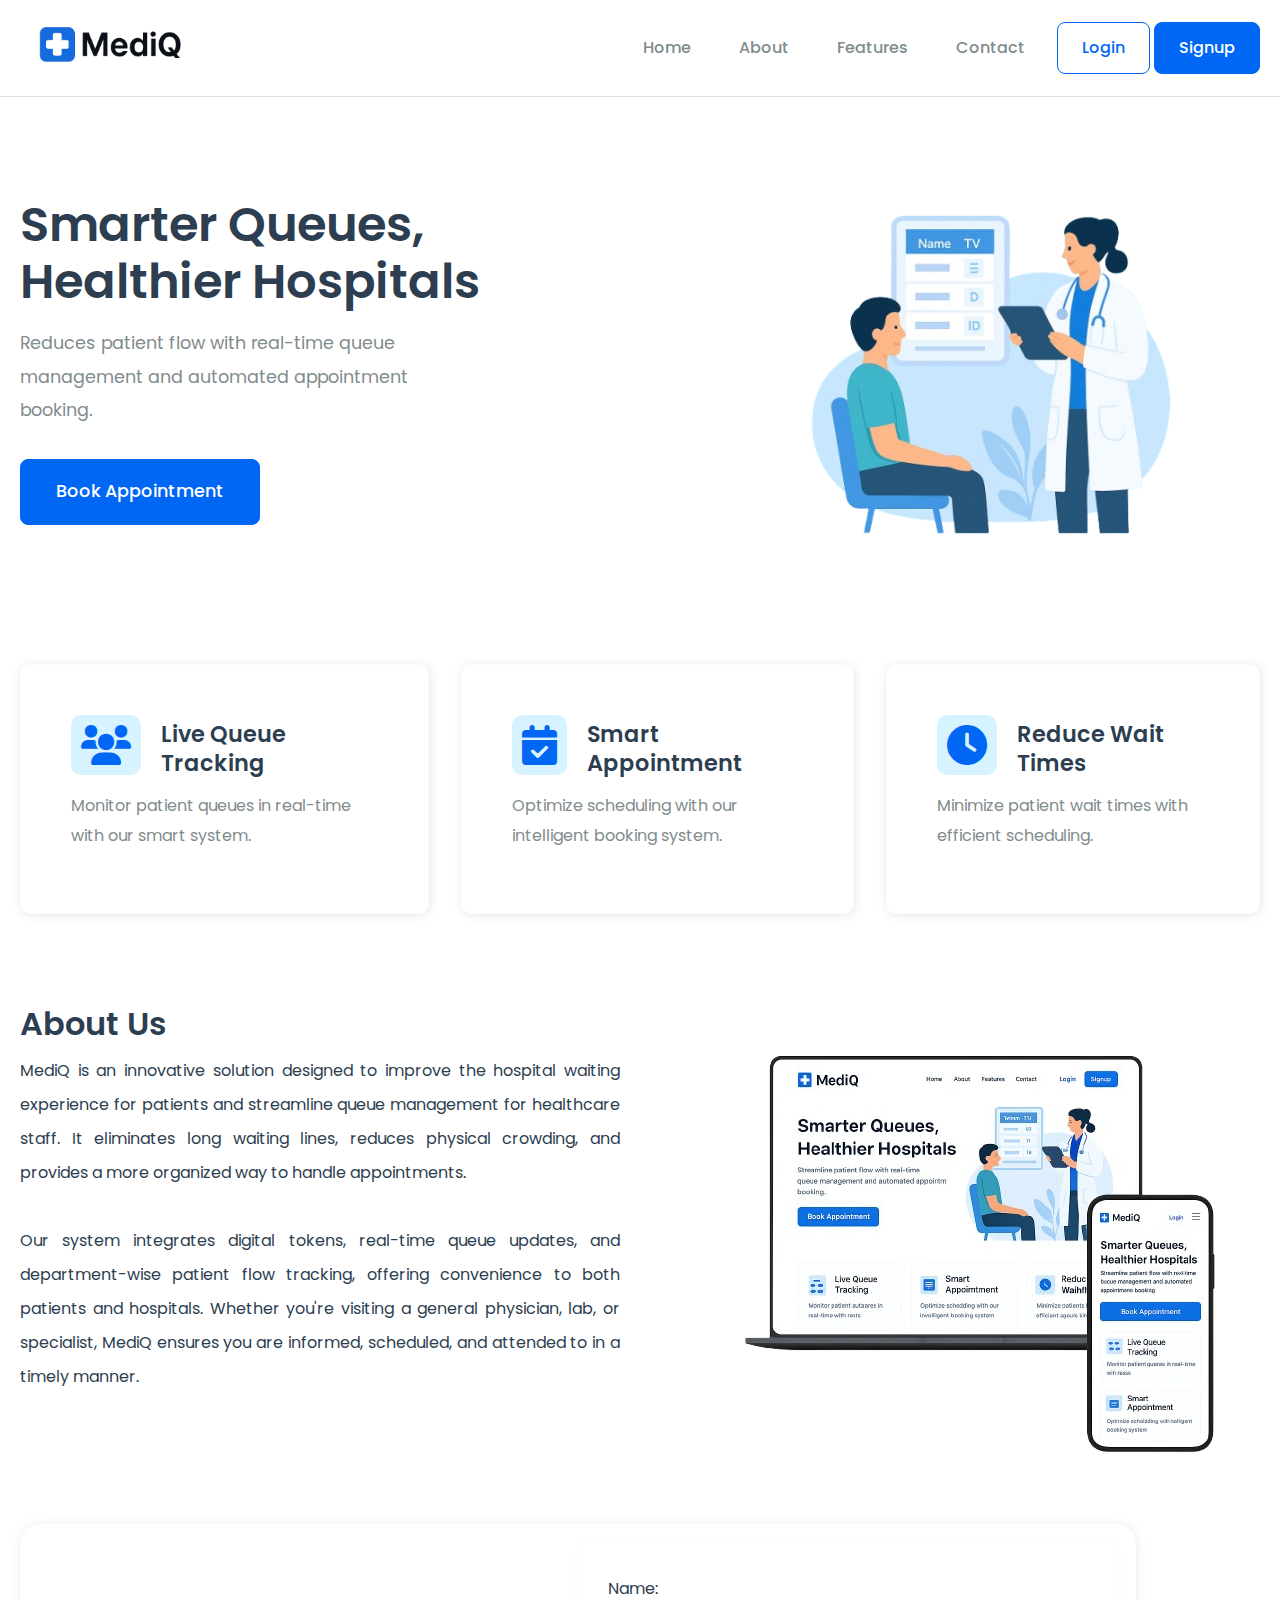
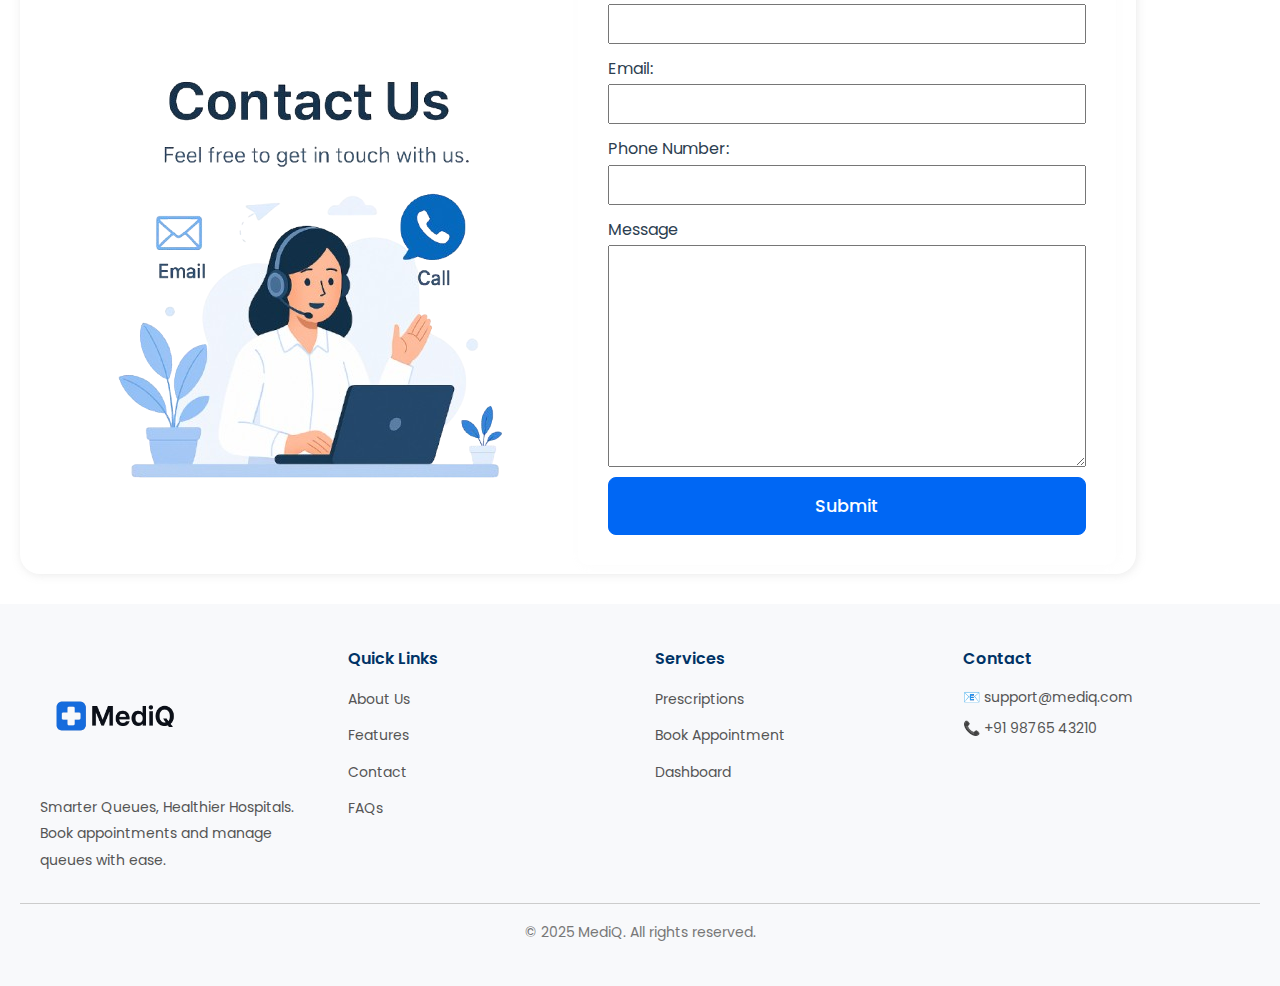
<file: index.html>
<!DOCTYPE html>
<html lang="en">
<head>
    <meta charset="UTF-8">
    <meta name="viewport" content="width=device-width, initial-scale=1.0">
    <title>MediQ - Smarter Queues, Healthier Hospitals</title>

    <link rel="preconnect" href="https://fonts.googleapis.com">
    <link rel="preconnect" href="https://fonts.gstatic.com" crossorigin>
    <link href="https://fonts.googleapis.com/css2?family=Poppins:wght@400;500;600;700&display=swap" rel="stylesheet">

    <link rel="stylesheet" href="https://cdnjs.cloudflare.com/ajax/libs/font-awesome/6.0.0-beta3/css/all.min.css">
    <link rel="stylesheet" href="styles.css">
    
</head>
<body>

    <header class="header">
        <div class="container navbar">
            <a href="#" class="logo"><img src="logo.png" alt="Logo"></a>
            
            <div class="nav-menu">
                <ul class="nav-links">
                    <li><a href="#">Home</a></li>
                    <li><a href="#About">About</a></li>
                    <li><a href="#features">Features</a></li>
                    <li><a href="#Contact">Contact</a></li>
                </ul>
                <div class="nav-buttons">
                    <a href="signin.html" class="btn btn-outline">Login</a>
                    <a href="signup.html" class="btn btn-solid">Signup</a>
                </div>
            </div>

            <div class="mobile-login-wrapper">
                 <a href="#" class="btn btn-outline">Login</a>
                 <div class="hamburger">
                    <span class="bar"></span>
                    <span class="bar"></span>
                    <span class="bar"></span>
                </div>
            </div>
           
        </div>
    </header>

    <main class="container">
        <section class="hero">
            <div class="hero-text">
                <h1>Smarter Queues,<br>Healthier Hospitals</h1>
                <p>Reduces patient flow with real-time queue management and automated appointment booking.</p>
                <a href="appionment_booking.html" class="btn btn-solid btn-large">Book Appointment</a>
            </div>
            <div class="hero-image">
                <img src="ChatGPT_Image_Jul_26__2025__11_55_43_AM-removebg-preview.png" alt="Doctor with patient illustration">
            </div>
        </section>

        <section class="features" id="features">
            <div class="feature-card">
                <div class="feature-card-top"><i class="fas fa-users"></i>
                <h3>Live Queue Tracking</h3></div>  
                <p>Monitor patient queues in real-time with our smart system.</p>
            </div>
            <div class="feature-card">
                <div class="feature-card-top"><i class="fas fa-calendar-check"></i>
                <h3>Smart Appointment</h3></div>
                <p>Optimize scheduling with our intelligent booking system.</p>
            </div>
            <div class="feature-card">
                <div class="feature-card-top"><i class="fas fa-clock"></i>
                <h3>Reduce Wait Times</h3></div>
                <p>Minimize patient wait times with efficient scheduling.</p>
            </div>

        </section>

        <div class="About" id="About">
          <div class="left">
            <h1>About Us</h1>
            <p>
              MediQ is an innovative solution designed to improve the hospital waiting experience for patients and streamline queue management for healthcare staff. It eliminates long waiting lines, reduces physical crowding, and provides a more organized way to handle appointments.
              <br>
              <br>
Our system integrates digital tokens, real-time queue updates, and department-wise patient flow tracking, offering convenience to both patients and hospitals. Whether you're visiting a general physician, lab, or specialist, MediQ ensures you are informed, scheduled, and attended to in a timely manner.
            </p>
          </div>
          <div class="right"><img src="Webpage_Layput-removebg-preview.png" alt=""></div>
        </div>



        <div class="Contact" id="Contact">
          <div class="left"><img src="Contact_US-removebg-preview.png" alt="Contact image"></div>
          <div class="inner">
            <form action="" id="mediQ-form">
              <div class="box">
              <label for="Name">Name:</label>
              <input type="text" name="Name"id="Name" required></div>
              <div class="box">
              <label for="Email">Email:</label>
              <input type="text" name="Email" id="Email">
              </div>
              <div class="box">
              <label for="Phone">Phone Number:</label>
              <input type="tel" name="Phone" id="Phone" required>
              </div>
              <div class="box">
              <label for="Message">Message</label>
              <textarea name="Message" id="Message" cols="30" rows="10" placeholder=""></textarea>
              </div>
              <button type="submit" class="btn btn-solid btn-large">Submit</button>
 
            </form>
          </div>
        </div>
        
    </main>
    <footer class="footer">
  <div class="footer-container">
    
    <!-- Logo & Description -->
    <div class="footer-section">
      <img src="logo.png" alt="MediQ Logo" class="Logo" style="width: 150px; height: 150px;">
      <p class="footer-desc">Smarter Queues, Healthier Hospitals. Book appointments and manage queues with ease.</p>
    </div>

    <!-- Quick Links -->
    <div class="footer-section">
      <h4 class="footer-title">Quick Links</h4>
      <ul class="footer-links">
        <li><a href="about">About Us</a></li>
        <li><a href="#features">Features</a></li>
        <li><a href="#Contact">Contact</a></li>
        <li><a href="faq">FAQs</a></li>
      </ul>
    </div>

    <!-- Services -->
    <div class="footer-section">
      <h4 class="footer-title">Services</h4>
      <ul class="footer-links">
        <li><a href="/live-queue">Prescriptions</a></li>
        <li><a href="/appointments">Book Appointment</a></li>
        <li><a href="/dashboard">Dashboard</a></li>
      </ul>
    </div>

    <!-- Contact Info -->
    <div class="footer-section">
      <h4 class="footer-title">Contact</h4>
      <p class="contact-info">📧 support@mediq.com</p>
      <p class="contact-info">📞 +91 98765 43210</p>
      <div class="footer-socials">
       <!-- <a href="#"><img src="facebook-icon.png" alt="FB" width="24"></a>
        <a href="#"><img src="linkedin-icon.png" alt="IN" width="24"></a>-->
      </div>
    </div>
  </div>

  <div class="footer-bottom">
    © 2025 MediQ. All rights reserved.
  </div>
</footer>


    <script>
        const hamburger = document.querySelector('.hamburger');
        const navMenu = document.querySelector('.nav-menu');

        hamburger.addEventListener('click', () => {
            hamburger.classList.toggle('active');
            navMenu.classList.toggle('active');

        });
        
  const form = document.getElementById('mediQ-form');

  form.addEventListener('submit', function(event) {
    event.preventDefault(); // prevent page reload

    // Get form values
    const name = document.getElementById('Name').value;
    const email = document.getElementById('Email').value;
    const message = document.getElementById('Message').value;
    const contactData = {                                    
    name: name,
    email: email,
    message: message,
  };
  let contactList = JSON.parse(localStorage.getItem("contactMessages")) || [];
  contactList.push(contactData);
  localStorage.setItem("contactMessages", JSON.stringify(contactList));
  form.reset(); 
  alert("Your message has been saved!");            
});
    </script>

</body>
</html>
</file>
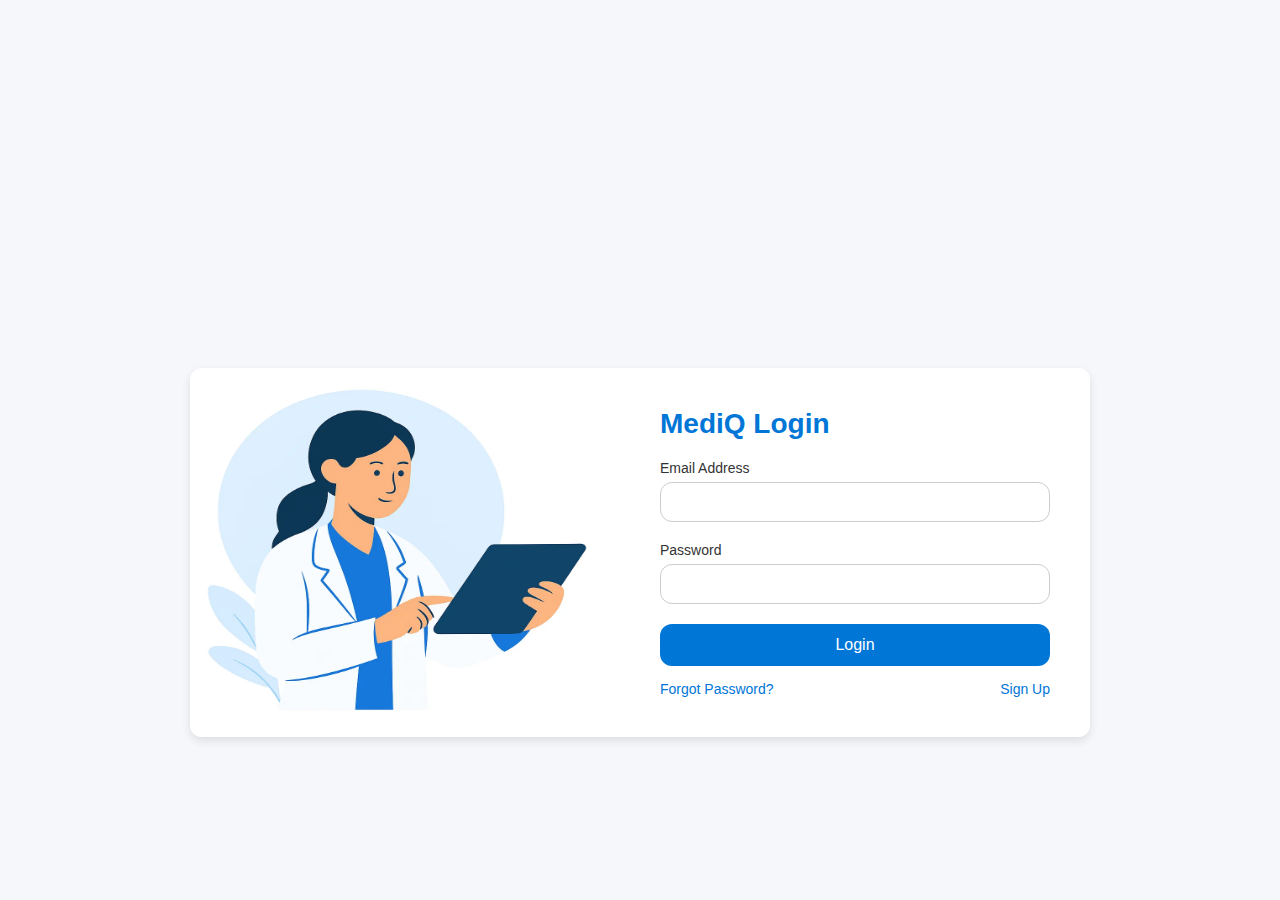
<file: signin.html>
<!DOCTYPE html>
<html lang="en">
  <head>
    <meta charset="UTF-8" />
    <meta name="viewport" content="width=device-width, initial-scale=1.0" />
    <title>MediQ Login</title>
    <style>
      * {
        margin: 0;
        padding: 0;
        box-sizing: border-box;
        font-family: "Segoe UI", sans-serif;
      }

      body {
        background-color: #f5f7fa;
        display: flex;
        flex-direction: column;
        align-items: center;
        justify-content: center;
        min-height: 100vh;
      }

      .login-container {
        background-color: #fff;
        display: flex;
        flex-direction: row;
        box-shadow: 0 4px 10px rgba(0, 0, 0, 0.1);
        border-radius: 12px;
        overflow: hidden;
        max-width: 900px;
        width: 100%;
        z-index: 100;
      }

      .login-illustration {
        flex: 1;
        background-color: #e9f5ff;
        display: flex;
        align-items: center;
        justify-content: center;
        padding: 20px;
        position: relative;
      }

      .login-illustration img {
        width: 100%;
        height: 100%;
        position: absolute;
      }

      .login-form {
        flex: 1;
        padding: 40px;
        background-color: #fff;
      }

      .login-form h2 {
        margin-bottom: 20px;
        color: #0076d7;
        font-size: 28px;
      }

      .form-group {
        margin-bottom: 20px;
      }

      .form-group label {
        display: block;
        margin-bottom: 6px;
        font-size: 14px;
        color: #333;
      }

      .form-group input {
        width: 100%;
        padding: 10px 14px;
        border: 1px solid #ccc;
        border-radius: 12px;
        font-size: 16px;
      }

      .form-group input:focus {
        border-color: #0076d7;
        outline: none;
      }

      .login-btn {
        width: 100%;
        background-color: #0076d7;
        color: #fff;
        border: none;
        padding: 12px;
        font-size: 16px;
        border-radius: 12px;
        cursor: pointer;
        transition: background 0.3s ease;
      }

      .login-btn:hover {
        background-color: #005bb5;
      }

      .extras {
        margin-top: 15px;
        display: flex;
        justify-content: space-between;
        font-size: 14px;
      }

      .extras a {
        color: #0076d7;
        text-decoration: none;
      }
      .animation img {
        width: 300px;
        height: 200px;
        transform: translatey(200px);
        animation: top 1.5s ease forwards;
      }
      @keyframes top {
        to {
          transform: translatey(50px);
        }
      }
      @media (max-width: 768px) {
        .login-container {
          flex-direction: column;
        }

        .login-illustration {
          display: none;
        }

        .login-form {
          padding: 30px;
        }
      }
    </style>
  </head>
  <body>
    <div class="animation">
      <img src="logo.png" />
    </div>
    <div class="login-container">
      <div class="login-illustration">
        <img src="signin.png" alt="Doctor Illustration" />
      </div>
      <div class="login-form">
        <h2>MediQ Login</h2>
        <form id="login_form">
          <div class="form-group">
            <label for="email">Email Address</label>
            <input type="email" id="email" required />
          </div>
          <div class="form-group">
            <label for="password">Password</label>
            <input type="password" id="password" required />
          </div>
          <button class="login-btn" type="submit">Login</button>
          <div class="extras">
            <a href="#">Forgot Password?</a>
            <a href="signup.html">Sign Up</a>
          </div>
        </form>
      </div>
    </div>
    <script>
      const form=document.getElementById('login_form');
      form.addEventListener('submit',function(e){
        e.preventDefault();
        const email=document.getElementById('email').value;
        const password=document.getElementById('password').value;
        let logindetails=JSON.parse(localStorage.getItem("signup")) || [];
        const matchedUserDoctor = logindetails.find(user => user.email === email && user.password === password && user.role==='doctor');
        const matchedUserPatient = logindetails.find(user => user.email === email && user.password === password && user.role==='patient');
        if(matchedUserDoctor){
        localStorage.setItem("Login_details",JSON.stringify(logindetails));
        window.location.href="Doctors/main-page.html";
        }
        else if(matchedUserPatient){
          localStorage.setItem("Login_details",JSON.stringify(logindetails));
          window.location.href="Patients/patient-mainpage.html";
        }
        else{
          alert("Details not Found");
        }
        form.reset();
      })
      // form.addEventListener('submit',function(e){
      //   e.preventDefault(
      // if(email==='admin@gmail.com' && password==='admin'){
      //     window.location.href='main.html';
      //   }
      //   else{
      //     alert('Invalid Email or Password');
      //   }
      // })
    </script>
  </body>
</html>
</file>
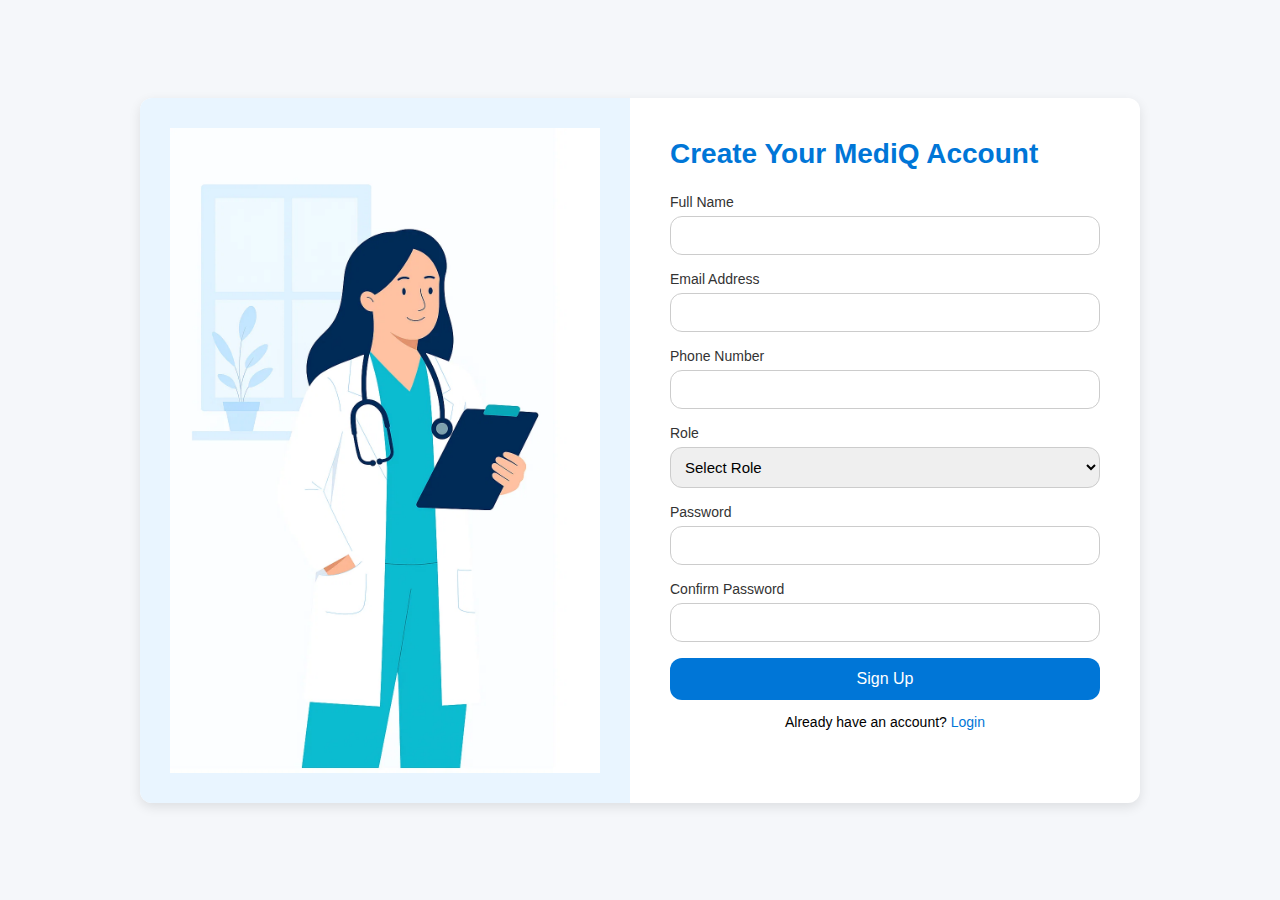
<file: signup.html>
<!DOCTYPE html>
<html lang="en">
  <head>
    <meta charset="UTF-8" />
    <meta name="viewport" content="width=device-width, initial-scale=1.0" />
    <title>MediQ Signup</title>
    <style>
      * {
        margin: 0;
        padding: 0;
        box-sizing: border-box;
        font-family: "Segoe UI", sans-serif;
      }

      body {
        background-color: #f5f7fa;
        display: flex;
        align-items: center;
        justify-content: center;
        min-height: 100vh;
      }

      .signup-container {
        display: flex;
        max-width: 1000px;
        width: 100%;
        background-color: #fff;
        border-radius: 12px;
        box-shadow: 0 4px 12px rgba(0, 0, 0, 0.1);
        overflow: hidden;
      }

      .signup-illustration {
        flex: 1;
        background-color: #e9f5ff;
        display: flex;
        align-items: center;
        justify-content: center;
        padding: 30px;
      }

      .signup-illustration img {
        max-width: 100%;
        height: auto;
      }

      .signup-form {
        flex: 1;
        padding: 40px;
      }

      .signup-form h2 {
        color: #0076d7;
        margin-bottom: 24px;
        font-size: 28px;
      }

      .form-group {
        margin-bottom: 16px;
      }

      .form-group label {
        display: block;
        margin-bottom: 6px;
        font-size: 14px;
        color: #333;
      }

      .form-group input,
      .form-group select {
        width: 100%;
        padding: 10px;
        border-radius: 12px;
        border: 1px solid #ccc;
        font-size: 15px;
      }

      .form-group input:focus,
      .form-group select:focus {
        outline: none;
        border-color: #0076d7;
      }

      .signup-btn {
        background-color: #0076d7;
        color: #fff;
        border: none;
        width: 100%;
        padding: 12px;
        border-radius: 12px;
        font-size: 16px;
        cursor: pointer;
        transition: background 0.3s;
      }

      .signup-btn:hover {
        background-color: #005bb5;
      }

      .login-link {
        margin-top: 14px;
        font-size: 14px;
        text-align: center;
      }

      .login-link a {
        color: #0076d7;
        text-decoration: none;
      }

      @media (max-width: 768px) {
        .signup-container {
          flex-direction: column;
        }

        .signup-illustration {
          display: none;
        }

        .signup-form {
          padding: 30px;
        }
      }
    </style>
  </head>
  <body>
    <div class="signup-container">
      <div class="signup-illustration">
        <img src="signup.png" alt="Medical Signup Illustration" />
      </div>
      <div class="signup-form">
        <h2>Create Your MediQ Account</h2>
        <form id="signup_form">
          <div class="form-group">
            <label for="fullname">Full Name</label>
            <input type="text" id="fullname" required />
          </div>
          <div class="form-group">
            <label for="email">Email Address</label>
            <input type="email" id="email" required />
          </div>
          <div class="form-group">
            <label for="phone">Phone Number</label>
            <input type="tel" id="phone" required />
          </div>
          <div class="form-group">
            <label for="role">Role</label>
            <select id="role" required>
              <option value="">Select Role</option>
              <option value="patient">Patient</option>
              <option value="doctor">Doctor</option>
              <option value="admin">Admin</option>
            </select>
          </div>
          <div class="form-group">
            <label for="password">Password</label>
            <input type="password" id="password" required />
          </div>
          <div class="form-group">
            <label for="confirm">Confirm Password</label>
            <input type="password" id="confirm" required />
          </div>
          <button type="submit" class="signup-btn">Sign Up</button>
          <div class="login-link">
            Already have an account? <a href="signin.html">Login</a>
          </div>
        </form>
      </div>
    </div>
    <script>
      const form=document.getElementById("signup_form");
      document.addEventListener("submit",function(e){
        e.preventDefault();
        const fullname=document.getElementById("fullname").value;
        const email=document.getElementById("email").value;
        const phone=document.getElementById("phone").value;
        const role=document.getElementById("role").value;
        const password=document.getElementById("password").value;
        const confirm=document.getElementById("confirm").value;
        if(password!==confirm){
          alert("Password mismatch")
        }
        else{
        const signupDetails={
          fullname: fullname,
          email: email,
          phone: phone,
          role: role,
          password: password,
        };
        let signupdata=JSON.parse(localStorage.getItem('signup')) || [];
        let matchedUser=signupdata.find(user => user.email===email || user.phone===phone);
        if(matchedUser){
          alert("Phone Number or email address already exists");
        }
        else{
        signupdata.push(signupDetails);
        localStorage.setItem("signup",JSON.stringify(signupdata));
        form.reset();
        alert("Signup Successfull");
        window.location.href='signin.html';
        }
      }
      })
      
    </script>
  </body>
</html>
</file>
<file: styles.css>
/* 1. CSS RESET & GLOBAL STYLES */
        :root {
            --primary-blue: #0067f4;
            --dark-text: #2c3e50;
            --light-text: #7f8c8d;
            --bg-white: #ffffff;
            --border-color: #e0e0e0;
        }

        * {
            font-family: 'Poppins',sans-serif;
            margin: 0;
            padding: 0;
            box-sizing: border-box;
        }

        body {
            font-family: 'Poppins', sans-serif;
            background-color: var(--bg-white);
            color: var(--dark-text);
            line-height: 1.9;
        }

        .container {
            max-width: 1300px;
            margin: 0 auto;
            padding: 0 20px;
        }

        a {
            text-decoration: none;
            color: inherit;
        }

        ul {
            list-style: none;
        }

        h1, h2, h3 {
            font-weight: 600;
        }
        
        img {
            max-width: 100%;
            height: auto;
            display: block;
        }

        /* 2. HEADER & NAVIGATION */
        .header {
            padding: 20px 0;
            background-color: var(--bg-white);
            border-bottom: 1px solid var(--border-color);
        }

        .navbar {
            display: flex;
            justify-content: space-between;
            align-items: center;
        }

        .logo {
            display: flex;
            align-items: center;
            text-decoration: none;
            height: 56px;
        }
        .logo img{
           height: 180px; 
             width: auto;
            object-fit: contain;
            display: block;  
            vertical-align: middle;
        }
        
        
        .nav-menu {
            display: flex;
            align-items: center;
            gap: 2rem;
        }

        .nav-links {
            display: flex;
            gap: 3rem;
        }

        .nav-links a {
            font-weight: 500;
            color: var(--light-text);
            transition: text-decoration 0.7s ease;
        }

        .nav-links a:hover {
            color: var(--primary-blue);
            text-decoration: underline;
            display: flex;
            animation: text-dec 0.3s ease;
            text-underline-offset: 9px;
           
                
            }
             @keyframes text-dec {
                0%{
                text-underline-offset: 2px;
                }
                100%{
                 text-underline-offset: 8px;
                }
        }
        
        .btn {
            padding: 10px 24px;
            border-radius: 8px;
            font-weight: 500;
            display: inline-block;
            transition: all 0.3s ease;
            text-align: center;
        }
        
        .btn-outline {
            background-color: transparent;
            border: 1px solid var(--primary-blue);
            color: var(--primary-blue);
        }

        .btn-outline:hover {
            background-color: var(--primary-blue);
            color: var(--bg-white);
        }
        
        .btn-solid {
            background-color: var(--primary-blue);
            color: var(--bg-white);
            border: 1px solid var(--primary-blue);
        }
        

        .btn-solid:hover {
            opacity: 0.9;
            background-color: #1071fa;
        }
        
        .hamburger {
            display: none;
            cursor: pointer;
        }

        .bar {
            display: block;
            width: 25px;
            height: 3px;
            margin: 5px auto;
            background-color: var(--dark-text);
            transition: all 0.3s ease-in-out;
        }
        
        .mobile-login-wrapper {
            display: none; /* Hidden by default */
            align-items: center;
        }
        .mobile-login-wrapper .btn-outline {
            margin-right: 1rem;
        }

        /* 3. HERO SECTION */
        .hero {
            display: flex;
            align-items: center;
            justify-content: space-between;
            padding: 80px 0;
            gap: 2rem;
        }

        .hero-text {
            flex: 1;
            max-width: 500px;
        }

        .hero-text h1 {
            font-size: 3rem;
            line-height: 1.2;
            margin-bottom: 1rem;
        }
        
        .hero-text p {
            font-size: 1.1rem;
            color: var(--light-text);
            margin-bottom: 2rem;
            max-width: 400px;
        }
        

        .btn-large {
            padding: 15px 35px;
            font-size: 1.1rem;
        }
        
        .hero-image {
            flex: 1;
            max-width: 550px;
        }

        /* 4. FEATURES SECTION */
        .features {
            display: flex;
            justify-content: space-around;
            text-align: left;
            padding: 40px 0 80px;
            gap: 2rem;
        }
        
        .feature-card {
            max-width: 450px;
            height: 250px;
            padding: 50px 50px 30px 50px;
            gap: 20rem;
            border: 1px solid rgba(203, 203, 203, 0.06);
            border-radius: 10px;
            box-shadow: 1px 1px 10px #88888836;
        }
        .feature-card-top{
            display: flex;
            align-items: center;
            line-height: 1.3;
            gap: 20px;
        }
        
        .feature-card i {
            background-color: rgb(214, 243, 255);
            border-radius: 10px;
            padding: 10px;
            font-size: 2.5rem;
            color: var(--primary-blue);
            margin-bottom: 1rem;
        }

        .feature-card h3 {
            font-size: 1.4rem;
            margin-bottom: 0.5rem;
        }

        .feature-card p {
            color: var(--light-text);
        }
        /*Contact*/
        .Contact{
            padding: 20px;
            border-radius: 20px;
            height: 650px;
            margin-top: 30px;
            display: grid;
            grid-template-columns: repeat(2, 1fr);
            background-color: #ffffff;
            width: 90%;
            margin-bottom: 30px;
            box-shadow: 1px 1px 10px rgba(150, 150, 150, 0.204);
        }
        .Contact .left{
            width: 100%;
            height: fit-content;
            display: flex;
            align-items: center;
            justify-content: center;
        }
        .Contact .left img{
            height: 10;
            object-fit: cover;
        }
        .inner{
            height: fit-content;
            padding: 30px;
            background-color: var(--bg-white);
            margin-bottom: 100px;
            padding: 0;
            box-sizing: border-box;
           /*border: 1px solid var(--border-color);*/
            border-radius: 10px;
            box-shadow: 1px 1px 10px rgba(214, 214, 214, 0.075);
        }
        form{
            height: 90%;
            align-self: right;
            display: flex;
            flex-direction: column;
            padding: 30px;
            gap: 10px;
        }
        .box input{
            height: 40px;
            padding: 10px;
        }
        textarea{
            padding: 10px;
        }
        .box{
            width: auto;
            display: flex;
            flex-direction: column;
        }
        

        /* 5. RESPONSIVENESS */
        @media (max-width: 992px) {
            .hero {
                flex-direction: column;
                text-align: center;
                padding: 60px 0;
            }
            .hero-text {
                max-width: 100%;
            }
            .hero-text p {
                margin-left: auto;
                margin-right: auto;
            }
            .hero-image {
                margin-top: 2rem;
                max-width: 450px;
            }
            .features {
                flex-direction: column;
                align-items: center;
                text-align: center;
                gap: 3rem;
            }
        }
        
        @media (max-width: 768px) {
            .nav-menu {
                display: none;
                position: absolute;
                left: 0;
                top: 75px; /* Adjust based on header height */
                background-color: var(--bg-white);
                width: 100%;
                flex-direction: column;
                align-items: stretch;
                text-align: center;
                border-top: 1px solid var(--border-color);
                box-shadow: 0 4px 6px rgba(0,0,0,0.05);
                padding: 1rem 0;
                gap: 0;
            }
            
            .nav-menu.active {
                display: flex;
            }
            
            .nav-links {
                flex-direction: column;
                width: 100%;
                gap: 0;
            }
            
            .nav-links li {
                padding: 1rem 0;
            }
            
            /* Hide desktop buttons inside the menu */
            .nav-menu .nav-buttons {
                display: none;
            }

            .mobile-login-wrapper {
                display: flex; /* Show the mobile wrapper */
            }
            
            .hamburger.active .bar:nth-child(2) {
                opacity: 0;
            }
            .hamburger.active .bar:nth-child(1) {
                transform: translateY(8px) rotate(45deg);
            }
            .hamburger.active .bar:nth-child(3) {
                transform: translateY(-8px) rotate(-45deg);
            }
            
            .hero-text h1 {
                font-size: 2.5rem;
            }
            .Contact{
                align-self: center;
                justify-self: center;
                display: grid;
                grid-template-columns: repeat(1, 1fr);

            }
           .Contact .left{
                display: none;
            }
            .About{
               display: flex;
               flex-direction: column;
               padding: 0%;
               gap: 20px;
               width: 100%;
               height: 100%;
               gap: 20px;;
               align-items: center;
               justify-content: center;
            }
            .About .left{
                padding: 0;
                padding: 20px;
            }
            .About .right img{
                width: 100%;
            }
        }
        .footer {
  background-color: #f8f9fb;
  padding: 40px 20px;
  font-family: 'Poppins', sans-serif;
}

.footer-container {
  max-width: 1200px;
  margin: auto;
  display: flex;
  flex-wrap: wrap;
  justify-content: space-between;
  gap: 30px;
}

.footer-section {
  flex: 1;
  min-width: 200px;
}

.Logo img{
    width: 120px;
    height: 120px;
}
.footer-desc {
  color: #555;
  font-size: 14px;
}

.footer-title {
  color: #003366;
  font-weight: 600;
  margin-bottom: 10px;
}

.footer-links {
  list-style: none;
  padding: 0;
  margin: 0;
}

.footer-links li {
  margin-bottom: 6px;
}

.footer-links a {
  color: #555;
  text-decoration: none;
  font-size: 14px;
  transition: color 0.3s;
}

.footer-links a:hover {
  color: #007acc;
}

.contact-info {
  color: #555;
  font-size: 14px;
  margin: 4px 0;
}

.footer-socials a {
  margin-right: 10px;
}

.footer-bottom {
  text-align: center;
  margin-top: 30px;
  border-top: 1px solid #ccc;
  padding-top: 15px;
  color: #777;
  font-size: 14px;
}

/* Responsive Design */
@media (max-width: 768px) {
  .footer-container {
    flex-direction: column;
    align-items: center;
    text-align: center;
  }

  .footer-section {
    margin-bottom: 20px;
    display: flex;
    align-items: center;
    flex-direction: column;
    flex-wrap: wrap;
  }

  .footer-socials {
    justify-content: center;
  }
}
.About{
    display: flex;
    width: 100%;
    text-align: justify;
}
.About .right{
    width: 50%;
    display: flex;
    align-items: end;
    justify-content: end;

}
.About .left{
    width: 600px;
    max-width: 100%;
}
.About .left p{
    font-size: 16px;
    line-height: 34px;
}

.right img{
    
    max-width: 100%;
    
}
</file>
